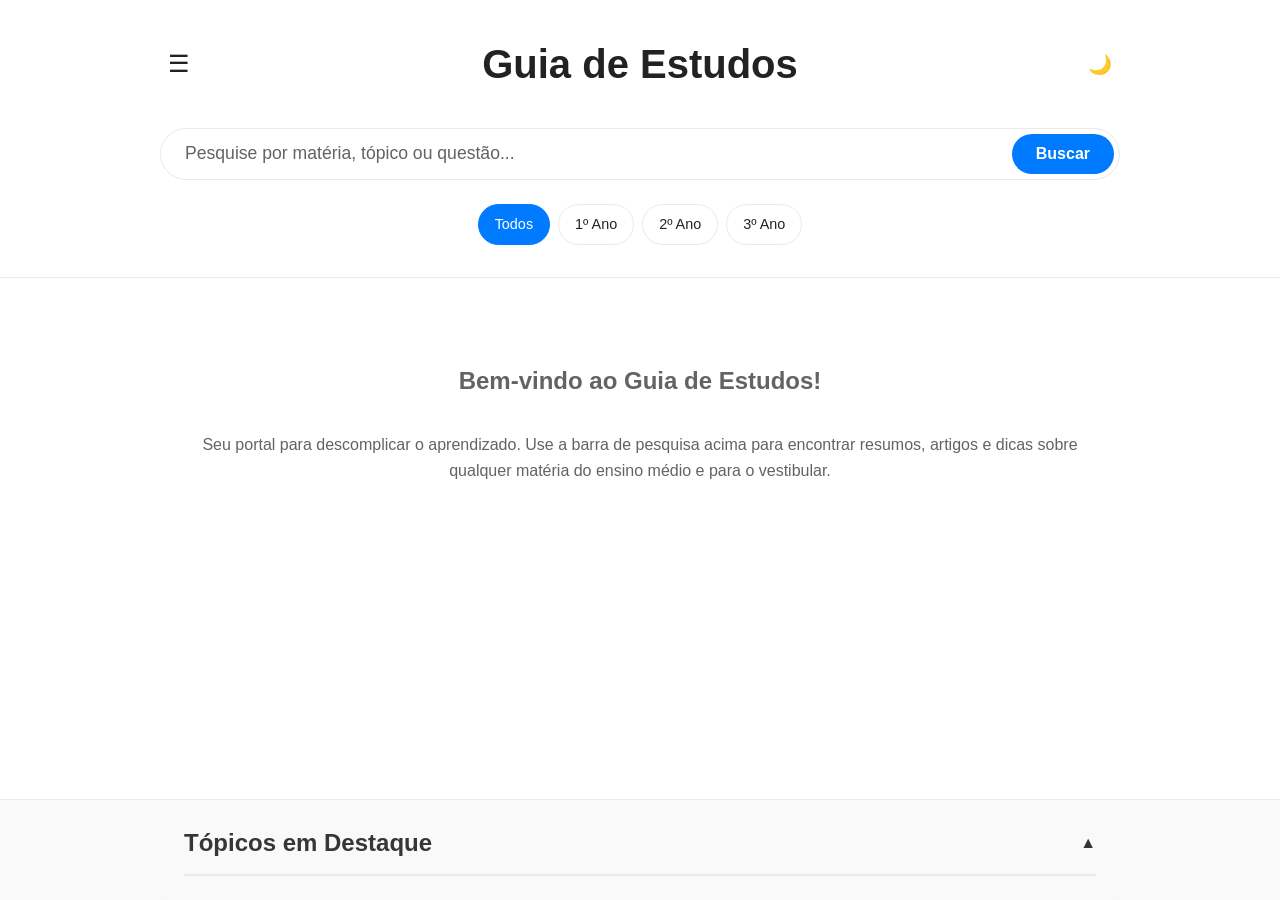
<file: index.html>
<!DOCTYPE html>
<html lang="pt-br">
<head>
    <meta charset="UTF-8">
    <meta name="viewport" content="width=device-width, initial-scale=1.0">
    <title>Guia de Estudos</title> 
    <link rel="stylesheet" href="projectAlura.css">
</head>
<body class="sidebar-closed">
    <aside id="sidebar">
        <!-- Nova seção para navegar por matéria -->
        <div id="subject-browser"></div>
    </aside>

    <div id="page-wrapper">
        <header class="site-header">
            <div class="container">
                <div class="header-top">
                    <button id="sidebar-toggle" title="Navegar por Matérias">☰</button>
                    <h1>Guia de Estudos</h1>
                    <button id="theme-toggle" title="Alterar tema">🌙</button>
                </div>
                <form class="search-form">
                    <input type="search" id="search-input" placeholder="Pesquise por matéria, tópico ou questão...">
                    <button type="submit">Buscar</button>
                </form>
                <div class="year-filter">
                    <input type="radio" id="filter-all" name="ano-filtro" value="todos" checked>
                    <label for="filter-all">Todos</label>

                    <input type="radio" id="filter-1" name="ano-filtro" value="1">
                    <label for="filter-1">1º Ano</label>

                    <input type="radio" id="filter-2" name="ano-filtro" value="2">
                    <label for="filter-2">2º Ano</label>

                    <input type="radio" id="filter-3" name="ano-filtro" value="3">
                    <label for="filter-3">3º Ano</label>
                </div>
            </div>
        </header>

        <main class="container">
            <!-- A seção de matérias foi removida. Os resultados da busca aparecerão aqui. -->
            <!-- Esta área agora é totalmente controlada pelo JavaScript -->
            <div id="search-results"></div>
        </main>

        <footer class="site-footer">
            <!-- Container para os Tópicos em Destaque -->
            <div id="featured-topics-container" class="container"></div>
        </footer>
    </div>

    <script src="projectAlura.js"></script>
</body>
</html>
</file>
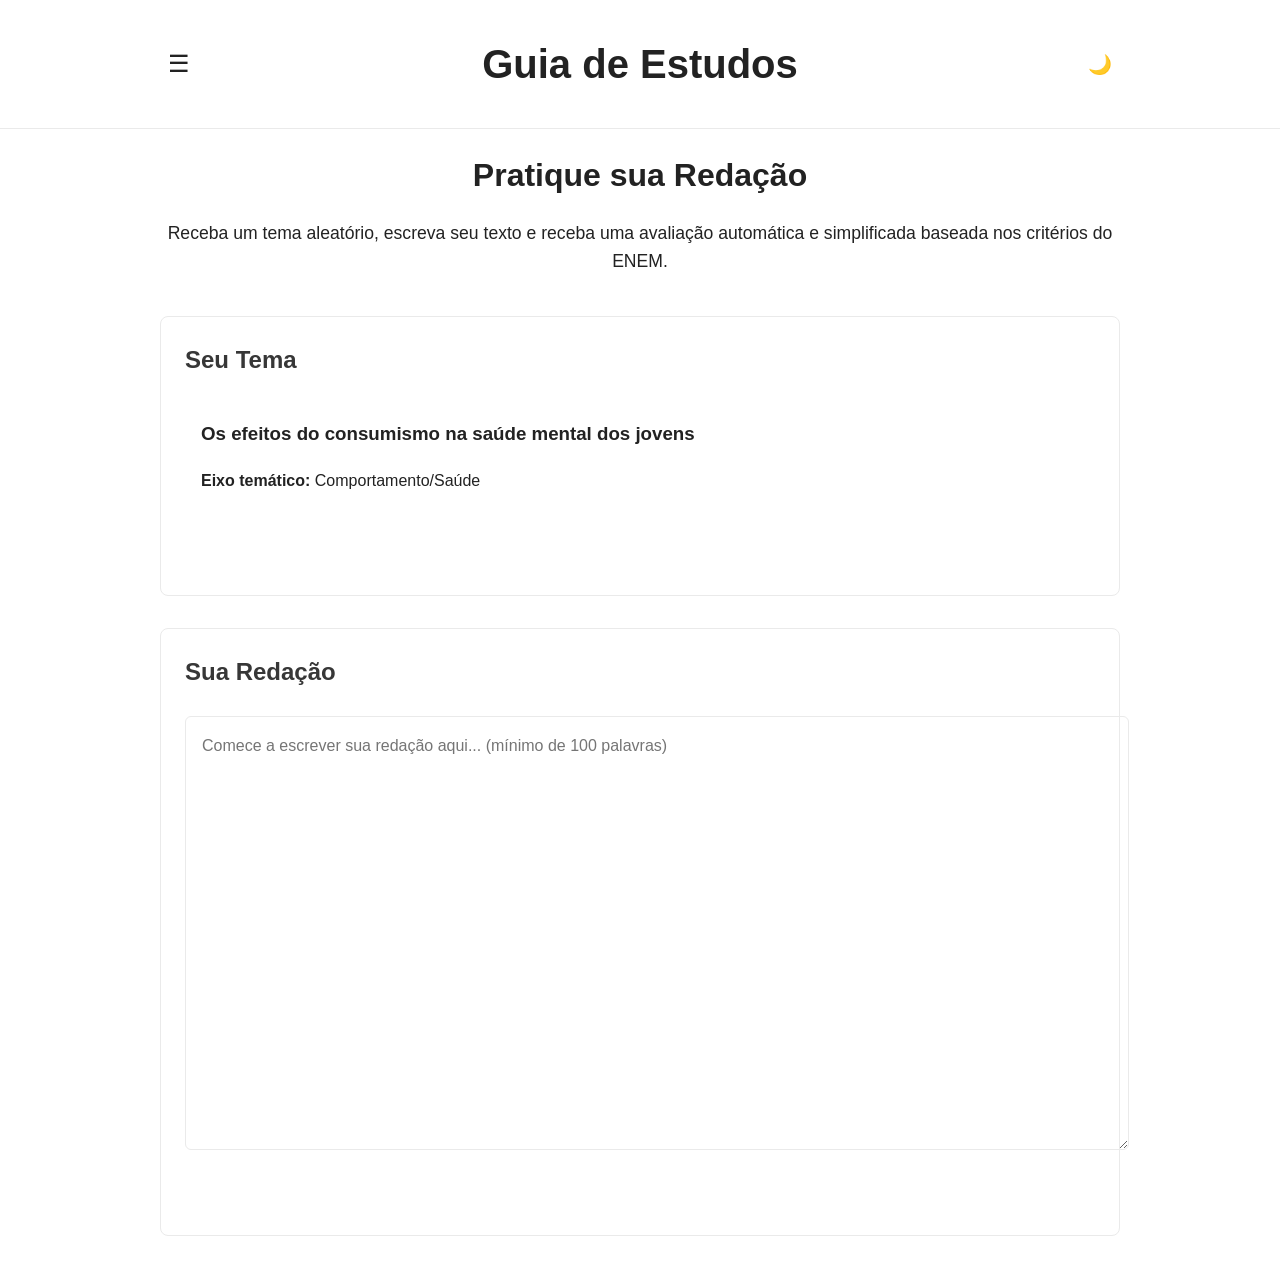
<file: teste-redacao.html>
<!DOCTYPE html>
<html lang="pt-br">
<head>
    <meta charset="UTF-8">
    <meta name="viewport" content="width=device-width, initial-scale=1.0">
    <title>Teste de Redação - Guia de Estudos</title>
    <link rel="stylesheet" href="projectAlura.css">
    <link rel="stylesheet" href="redacao-style.css">
</head>
<body class="sidebar-closed">
    <aside id="sidebar">
        <!-- O menu lateral será preenchido pelo projectAlura.js -->
        <div id="subject-browser"></div>
    </aside>

    <div id="page-wrapper">
        <header class="site-header">
            <div class="container">
                <div class="header-top">
                    <button id="sidebar-toggle" title="Navegar por Matérias">☰</button>
                    <h1>Guia de Estudos</h1>
                    <button id="theme-toggle" title="Alterar tema">🌙</button>
                </div>
            </div>
        </header>

        <main class="redacao-container container">
            <h1>Pratique sua Redação</h1>
            <p>Receba um tema aleatório, escreva seu texto e receba uma avaliação automática e simplificada baseada nos critérios do ENEM.</p>
            
            <section id="tema-section" class="redacao-section">
                <h2>Seu Tema</h2>
                <div id="tema-sorteado">
                    <p>Clique no botão abaixo para sortear um tema.</p>
                </div>
                <button id="sortear-tema-btn">Sortear Novo Tema</button>
            </section>
    
            <section id="editor-section" class="redacao-section">
                <h2>Sua Redação</h2>
                <textarea id="texto-redacao" placeholder="Comece a escrever sua redação aqui... (mínimo de 100 palavras)"></textarea>
                <button id="avaliar-redacao-btn">Avaliar Redação</button>
            </section>
    
            <section id="resultado-section" class="redacao-section" style="display: none;">
                <h2>Resultado da Avaliação</h2>
                <div id="resultado-feedback"></div>
            </section>
        </main>
    </div>

    <script src="projectAlura.js"></script>
</body>
</html>
</file>
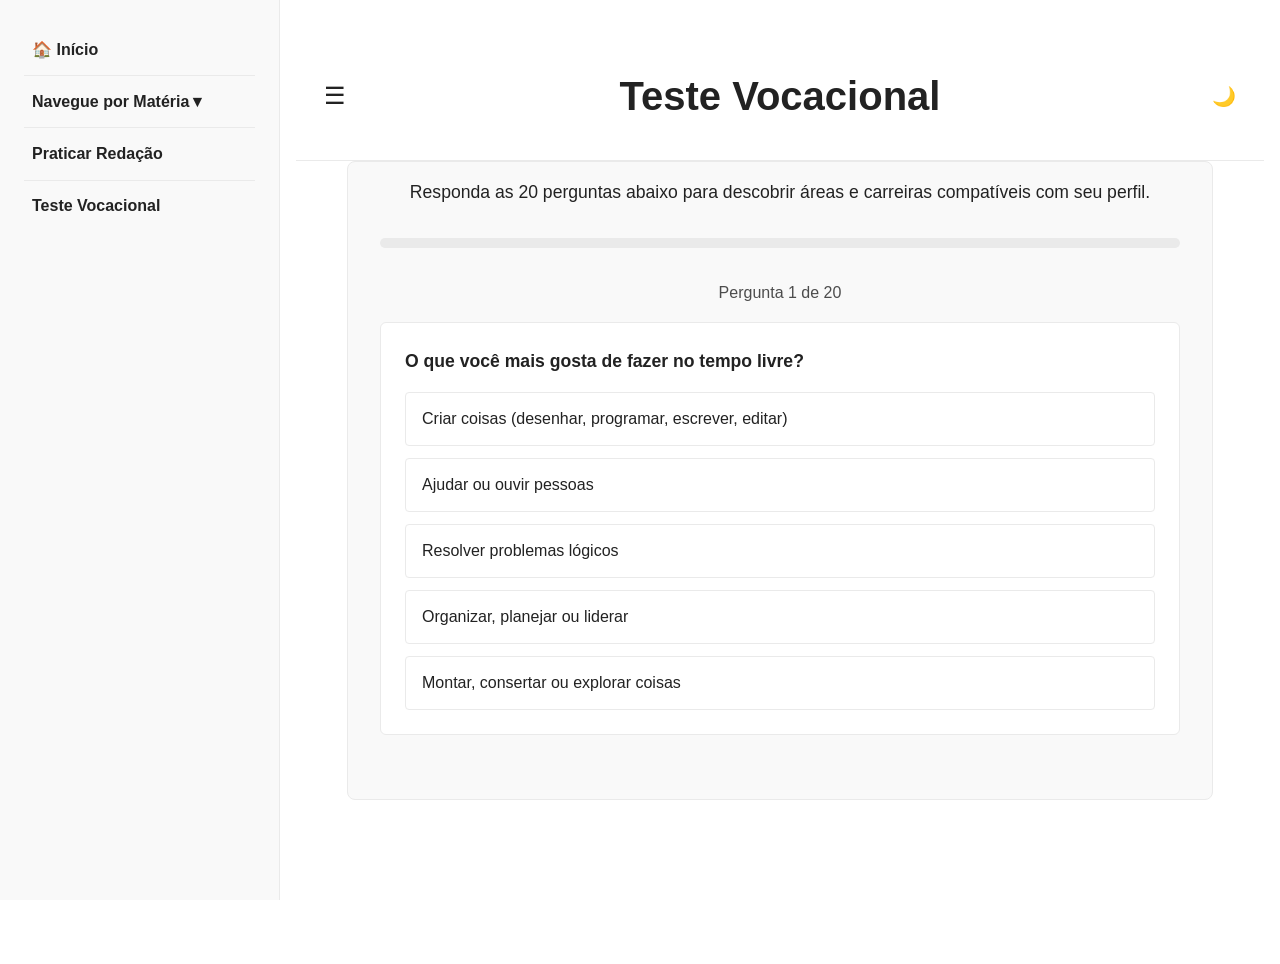
<file: teste-vocacional.html>
<!DOCTYPE html>
<html lang="pt-br">
<head>
    <meta charset="UTF-8">
    <meta name="viewport" content="width=device-width, initial-scale=1.0">
    <title>Teste Vocacional - Guia de Estudos</title>
    <link rel="stylesheet" href="projectAlura.css"> <!-- Reutiliza o CSS principal -->
    <link rel="stylesheet" href="teste-vocacional.css"> <!-- CSS específico para o teste -->
</head>
<body class="dark-mode"> <!-- Começa no modo escuro por padrão -->

    <aside id="sidebar">
        <!-- O menu lateral será preenchido pelo projectAlura.js -->
        <div id="subject-browser"></div>
    </aside>

    <div id="page-wrapper">
        <header class="site-header">
            <div class="container">
                <div class="header-top">
                    <button id="sidebar-toggle" title="Navegar por Matérias">☰</button>
                    <h1>Teste Vocacional</h1>
                    <button id="theme-toggle" title="Alterar tema">🌙</button>
                </div>
            </div>
        </header>

        <div class="test-container container">
            <p style="text-align: center; margin-top: -1rem; margin-bottom: 2rem; font-size: 1.1rem; color: var(--text-secondary);">Responda as 20 perguntas abaixo para descobrir áreas e carreiras compatíveis com seu perfil.</p>
            <!-- O formulário foi removido. A lógica agora é controlada pelo JS. -->
            <div id="question-area">
                <!-- As perguntas serão injetadas aqui uma por vez -->
            </div>
    
            <div id="result-container" class="hidden"></div>
        </div>
    </div>

    <script src="projectAlura.js"></script>
    <script src="teste-vocacional.js"></script>
</body>
</html>
</file>
<file: projectAlura.css>
/* c:/Users/Parnoff/VSprojects/style.css */

/* 
  Define as variáveis de cor para os dois temas.
  :root contém as cores do modo claro.
  .dark-mode contém as cores do modo escuro.
*/
:root {
    --bg-color: #fff;
    --text-color: #222;
    --card-bg-color: #f9f9f9;
    --header-bg-color: var(--bg-color); /* Cabeçalho com a mesma cor do fundo */
    --header-text-color: var(--text-color); /* Texto do cabeçalho escuro */
    --accent-color: #007bff;
    --accent-color-hover: #0056b3;
    --border-color: #eaeaea;
    --shadow-color: rgba(0, 0, 0, 0.05); /* Sombra muito mais sutil */
}

.dark-mode {
    --bg-color: #121212;
    --text-color: #e0e6f1; /* Branco levemente azulado */
    --card-bg-color: #1e1e1e;
    --header-bg-color: #1a1a1a;
    --header-text-color: #e0e6f1;
    --accent-color: #3b82f6;
    --accent-color-hover: #60a5fa;
    --border-color: #333;
    --shadow-color: rgba(0, 0, 0, 0.3);
}

body {
    font-family: -apple-system, BlinkMacSystemFont, "Segoe UI", Roboto, Helvetica, Arial, sans-serif;
    line-height: 1.6;
    margin: 0;
    background-color: var(--bg-color);
    overflow-x: hidden; /* Previne a rolagem horizontal, mas permite a vertical */
    color: var(--text-color);
    transition: background-color 0.3s, color 0.3s;
}

/* --- Estilos do Sidebar e Page Wrapper --- */
#sidebar {
    position: fixed;
    top: 0;
    left: 0;
    height: 100%;
    width: 280px;
    background-color: var(--card-bg-color);
    border-right: 1px solid var(--border-color);
    transform: translateX(-100%);
    transition: transform 0.3s ease-in-out;
    z-index: 1000;
    /* Correção Definitiva para Rolagem Vertical */
    display: flex; /* Usa flexbox para controlar o conteúdo interno */
    flex-direction: column;
    padding: 0; /* Remove o padding do container de rolagem */

    box-sizing: border-box;
}

body:not(.sidebar-closed) #sidebar {
    transform: translateX(0);
}

#page-wrapper {
    width: 100%;
    transition: margin-left 0.3s ease-in-out;
    /* Garante que o rodapé fique no fim da tela */
    display: flex;
    flex-direction: column;
    min-height: 100vh;
    overflow: hidden; /* Previne qualquer barra de rolagem no wrapper */
}
.container {
    max-width: 960px;
    margin: 0 auto;
    padding: 0 20px;
}

.site-header {
    background-color: var(--header-bg-color);
    color: var(--header-text-color);
    padding: 2rem 0;
    text-align: center;
    border-bottom: 1px solid var(--border-color); /* Mantém a linha de separação */
    transition: background-color 0.3s;
}

.header-top {
    display: flex;
    justify-content: center;
    align-items: center;
    position: relative;
}

/* Empurra o conteúdo quando o sidebar está aberto em telas maiores */
@media (min-width: 768px) {
    body:not(.sidebar-closed) #page-wrapper {
        margin-left: 280px;
    }
}

#sidebar-toggle {
    background: none;
    border: none;
    color: var(--text-color);
    font-size: 1.5rem;
    cursor: pointer;
    padding: 0.5rem;
    position: absolute;
    left: 0;
    top: 50%;
    transform: translateY(-50%);
}

.site-header h1 {
    margin: 0;
    font-size: 2.5rem;
}

#theme-toggle {
    position: absolute;
    right: 0;
    background: none;
    border: none; /* Remove a borda do botão */
    color: var(--text-color);
    border-radius: 50%;
    width: 40px;
    height: 40px;
    font-size: 1.2rem;
    cursor: pointer;
    display: flex;
    justify-content: center;
    align-items: center;
    transition: background-color 0.3s, border-color 0.3s;
}

#theme-toggle:hover {
    background-color: rgba(255, 255, 255, 0.1);
}

/* Novo estilo da barra de pesquisa */
.search-form {
    margin-top: 2rem;
    position: relative;
}

.search-form input[type="search"] {
    width: 100%;
    padding: 0.9rem 4rem 0.9rem 1.5rem; /* Espaço para o botão */
    border: 1px solid var(--border-color);
    border-radius: 50px; /* Bordas arredondadas */
    font-size: 1.1rem;
    background-color: transparent; /* Fundo transparente */
    color: var(--text-color); 
    box-sizing: border-box;
    transition: background-color 0.3s, border-color 0.3s;
}

.search-form input[type="search"]::placeholder {
    color: var(--text-color);
    opacity: 0.7;
}

.search-form button {
    position: absolute;
    right: 6px;
    top: 6px;
    bottom: 6px;
    padding: 0 1.5rem;
    border: none;
    background-color: var(--accent-color);
    color: white;
    border-radius: 50px;
    cursor: pointer;
    font-size: 1rem;
    font-weight: bold;
    transition: background-color 0.3s;
}

.search-form button:hover {
    background-color: var(--accent-color-hover);
}

/* --- Estilos para o Filtro de Ano --- */
.year-filter {
    display: flex;
    justify-content: center;
    gap: 0.5rem;
    margin-top: 1.5rem;
}

.year-filter input[type="radio"] {
    /* Esconde o botão de rádio padrão */
    display: none;
}

.year-filter label, .year-filter-label {
    padding: 0.5rem 1rem;
    border: 1px solid var(--border-color);
    border-radius: 50px;
    cursor: pointer;
    font-size: 0.9rem;
    transition: background-color 0.3s, color 0.3s;
    user-select: none;
}

.year-filter input[type="radio"]:checked + label {
    background-color: var(--accent-color);
    color: white;
    border-color: var(--accent-color);
}

.year-filter label:hover, .year-filter-label:hover {
    background-color: var(--card-bg-color);
}

/* --- Estilos para o Navegador de Matérias --- */
#subject-browser {
    flex-grow: 1; /* Faz o conteúdo crescer para ocupar o espaço */
    overflow-y: auto; /* Adiciona rolagem vertical apenas neste elemento */
    min-height: 0; /* Essencial para o overflow funcionar em um container flex */
    padding: 1.5rem; /* Aplica o padding aqui */
}

.main-menu-header {
    font-size: 1.2rem;
    opacity: 0.9;
    padding-bottom: 1rem;
    border-bottom: 1px solid var(--border-color);
}

.subject-list, .topic-list {
    list-style: none;
    padding: 0;
    margin: 0;
}

.subject-list a, .topic-list a {
    display: block;
    padding: 0.8rem 0.5rem;
    border-bottom: 1px solid var(--border-color);
    font-weight: normal;
    transition: background-color 0.2s;
}

.subject-list a:hover, .topic-list a:hover {
    background-color: rgba(0,0,0,0.05);
    text-decoration: none;
}

.dark-mode .subject-list a:hover, .dark-mode .topic-list a:hover {
    background-color: rgba(255,255,255,0.05);
}

.back-button {
    cursor: pointer;
    font-weight: bold;
    padding: 1rem 0.5rem;
    border-bottom: 1px solid var(--border-color);
    display: flex;
    align-items: center;
}

.back-icon {
    font-size: 1.5rem;
    margin-right: 0.5rem;
}

.selected-subject-header {
    padding: 1rem 0.5rem;
    font-size: 1.1rem;
    font-weight: bold;
    background-color: rgba(0,0,0,0.03);
}

.sidebar-menu .subject-list .menu-item {
    border-bottom: 1px solid var(--border-color);
}

.sidebar-menu .menu-item:last-child {
    border-bottom: none;
}

.sidebar-menu .menu-header {
    padding: 0.8rem 0.5rem;
    cursor: pointer;
    user-select: none;
    font-weight: bold;
    display: flex;
    justify-content: space-between;
    align-items: center;
    transition: background-color 0.2s;
}

/* Permite que o nome da matéria quebre a linha se for muito longo */
.sidebar-menu .menu-header span:first-child {
    flex: 1; /* Ocupa o espaço disponível, forçando a quebra de linha */
    margin-right: 0.5rem;
}

.sidebar-menu .menu-header:hover {
    background-color: rgba(0,0,0,0.05);
}
.sidebar-menu .menu-item {
    border-bottom: 1px solid var(--border-color);
}
.sidebar-menu .submenu {
    max-height: 0;
    overflow: hidden;
    transition: max-height 0.3s ease-out;
    background-color: rgba(0,0,0,0.03);
}

.dark-mode .sidebar-menu .submenu {
    background-color: rgba(0,0,0,0.2);
}

/* Estilo para o link do Teste Vocacional */
.vocational-test-link {
    display: flex;
    align-items: center;
    padding: 0.8rem 0.5rem;
    font-weight: bold;
    color: var(--text-color);
    transition: background-color 0.2s;
}

.vocational-test-link:hover {
    background-color: rgba(0,0,0,0.05);
    text-decoration: none; /* Remove sublinhado no hover */
}

/* Estilos para o modo de foco no menu */
.sidebar-menu .submenu.focused > .menu-item:not(.focused-item) {
    display: none;
}


.sidebar-menu .submenu ul {
    list-style: none;
    padding: 0;
    margin: 0;
}

.sidebar-menu .submenu a {
    display: block;
    padding: 0.7rem 0.5rem 0.7rem 1.5rem; /* Indentação para sub-itens */
    font-weight: normal;
}
main {
    padding: 2rem 0;
    /* Faz o conteúdo principal crescer e empurrar o rodapé para baixo */
    flex-grow: 1;
    /* Adiciona espaço na parte inferior para não ser coberto pelo rodapé fixo */
    padding-bottom: 100px; 
}

section {
    background: var(--card-bg-color);
    margin-bottom: 2rem;
    padding: 1.5rem;
    border-radius: 8px;
    border: 1px solid var(--border-color); /* Troca a sombra por uma borda sutil */
    transition: background-color 0.3s;
}

h2 {
    color: var(--text-color);
    opacity: 0.9;
    border-bottom: 2px solid var(--border-color);
    padding-bottom: 0.75rem; /* Mais espaço abaixo do título */
    transition: border-color 0.3s;
}

.category-list, .article-list {
    list-style: none;
    padding: 0;
}

.category-list li, .article-list li {
    padding: 0.5rem 0;
    border-bottom: 1px solid var(--border-color); /* Mantém a borda entre os itens */
    transition: border-color 0.3s; 
}

.category-list li:last-child, .article-list li:last-child {
    border-bottom: none;
}

a {
    text-decoration: none;
    color: var(--accent-color);
    font-weight: bold;
    transition: color 0.3s;
}

/* Remove a margem padrão do H2 dentro do rodapé para compactá-lo */
.site-footer h2 {
    margin: 0;
}

a:hover {
    color: var(--accent-color-hover);
    text-decoration: underline;
}

.site-footer {
    position: fixed;
    bottom: 0;
    left: 0;
    width: 100%;
    z-index: 900;
    background-color: var(--card-bg-color);
    color: var(--text-color);
    border-top: 1px solid var(--border-color);
    transition: background-color 0.3s, border-color 0.3s;
}

/* Ajusta a seção de destaques dentro do rodapé */
#featured-topics-container .collapsible {
    border: none;
    margin: 0;
}

/* --- Estilo para a mensagem introdutória --- */
.intro-message {
    text-align: center;
    padding: 4rem 1rem;
    color: var(--text-color);
    opacity: 0.7;
}

.intro-message h2 {
    border-bottom: none; /* Remove a borda padrão dos H2 */
    opacity: 1; /* Garante que o título da introdução seja mais forte que o parágrafo */
}

/* --- Estilos para o Acordeão/Collapsible --- */
.collapsible-header {
    cursor: pointer;
    display: flex;
    justify-content: space-between;
    align-items: center;
    /* Impede que o texto seja selecionado ao clicar */
    user-select: none; 
}

.collapsible-icon {
    transition: transform 0.3s ease-in-out;
    font-size: 1rem;
}

.collapsible-content {
    max-height: 0;
    overflow: hidden;
    transition: max-height 0.4s ease-out;
}

/* Quando a seção estiver ativa, a seta gira e o conteúdo aparece */
.collapsible.active .collapsible-icon {
    transform: rotate(180deg);
}

/* Rotação do ícone para o menu lateral */
.menu-item.active > .menu-header .collapsible-icon {
    transform: rotate(180deg);
}

/* --- Estilos para o Conteúdo do Artigo --- */
.article-content h3 {
    font-size: 1.5rem;
    color: var(--text-color);
    opacity: 0.85;
    margin-top: 2.5rem;
    margin-bottom: 1rem;
    border-bottom: 1px solid var(--border-color);
    padding-bottom: 0.5rem;
}

.article-content p,
.article-content li {
    font-size: 1.1rem;
    line-height: 1.7;
}

.article-content ul,
.article-content ol {
    padding-left: 2rem;
}

.article-content li {
    margin-bottom: 0.75rem;
}
</file>
<file: redacao-style.css>
/* Estilos para a página de redação */
.redacao-container {
    /* max-width e margin auto são herdados da classe .container */
    padding: 0 1rem;
    color: var(--text-color);
}

.redacao-container h1 {
    text-align: center;
    color: var(--primary-color);
    margin-bottom: 0.5rem;
}

.redacao-container > p {
    text-align: center;
    margin-bottom: 2.5rem;
    font-size: 1.1rem;
    color: var(--text-secondary);
}

.redacao-section {
    background-color: var(--background-secondary);
    border: 1px solid var(--border-color);
    border-radius: 8px;
    padding: 1.5rem;
    margin-bottom: 2rem;
}

.redacao-section h2 {
    margin-top: 0;
    border-bottom: 2px solid var(--primary-color);
    padding-bottom: 0.5rem;
    margin-bottom: 1rem;
}

/* Seção do Tema */
#tema-sorteado {
    background-color: var(--background-color);
    padding: 1rem;
    border-radius: 6px;
    margin-bottom: 1rem;
    border-left: 4px solid var(--primary-color);
}

#tema-sorteado h3 {
    margin-top: 0;
}

#tema-sorteado p {
    margin-bottom: 0.5rem;
}

#sortear-tema-btn, #avaliar-redacao-btn {
    background-color: var(--primary-color);
    color: white;
    border: none;
    padding: 10px 20px;
    border-radius: 5px;
    cursor: pointer;
    font-size: 1rem;
    transition: background-color 0.3s;
}

#sortear-tema-btn:hover, #avaliar-redacao-btn:hover {
    background-color: var(--primary-color-dark);
}

/* Editor de Redação */
#texto-redacao {
    width: 100%;
    min-height: 400px;
    padding: 1rem;
    border-radius: 6px;
    border: 1px solid var(--border-color);
    background-color: var(--background-color);
    color: var(--text-color);
    font-family: inherit;
    font-size: 1rem;
    line-height: 1.6;
    resize: vertical;
    margin-bottom: 1rem;
}

/* Seção de Resultados */
#resultado-feedback ul {
    list-style-type: none;
    padding: 0;
}

#resultado-feedback li {
    background-color: var(--background-color);
    padding: 1rem;
    margin-bottom: 0.5rem;
    border-radius: 4px;
    border-left: 4px solid var(--accent-color);
}

.nota-final {
    font-size: 1.5rem;
    font-weight: bold;
    text-align: center;
    margin-top: 1.5rem;
    color: var(--primary-color);
}
</file>
<file: teste-vocacional.css>
/* Estilos para a página do teste vocacional */
body {
    display: flex;
    justify-content: center;
    align-items: flex-start;
    padding: 2rem 1rem;
    min-height: 100vh;
}

.test-container {
    max-width: 800px;
    width: 100%;
    background-color: var(--card-bg-color);
    padding: 2rem;
    border-radius: 8px;
    border: 1px solid var(--border-color);
}

.test-header {
    text-align: center;
    margin-bottom: 2rem;
    border-bottom: 1px solid var(--border-color);
    padding-bottom: 1.5rem;
}

.progress-bar-container {
    width: 100%;
    background-color: var(--border-color);
    border-radius: 20px;
    margin-bottom: 2rem;
}

.progress-bar {
    width: 0%; /* Começa em 0 */
    height: 10px;
    background-color: var(--accent-color);
    border-radius: 20px;
    transition: width 0.4s ease-in-out;
}

.question-counter {
    text-align: center;
    margin-bottom: 1rem;
    opacity: 0.8;
}

.test-header h1 {
    margin-top: 0;
}

.question-block {
    margin-bottom: 2rem;
    padding: 1.5rem;
    border: 1px solid var(--border-color);
    border-radius: 6px;
    background-color: var(--bg-color);
}

.question-block p {
    font-weight: bold;
    font-size: 1.1rem;
    margin-top: 0;
}

.options-group {
    display: flex;
    flex-direction: column;
    gap: 0.8rem;
}

.option-item {
    display: block;
    padding: 0.8rem 1rem;
    border: 1px solid var(--border-color);
    border-radius: 4px;
    cursor: pointer;
    transition: background-color 0.2s, border-color 0.2s;
}
.option-item:hover {
    border-color: var(--accent-color);
    background-color: var(--accent-color);
    color: white;
}
.option-item input[type="radio"] {
    margin-right: 0.8rem;
}

#calculate-result-btn {
    width: 100%;
    padding: 1rem;
    font-size: 1.2rem;
    font-weight: bold;
    background-color: var(--accent-color);
    color: white;
    border: none;
    border-radius: 6px;
    cursor: pointer;
    transition: background-color 0.3s;
}

#calculate-result-btn:hover {
    background-color: var(--accent-color-hover);
}

.back-link {
    display: block;
    text-align: center;
    margin-top: 2rem;
}

/* Estilos para o resultado */
#result-container {
    text-align: center;
    padding: 2rem;
    border: 2px solid var(--accent-color);
    border-radius: 8px;
    margin-bottom: 2rem;
}

#result-container h2 {
    border-bottom: none;
    color: var(--accent-color);
}

#result-container ul {
    list-style: none;
    padding: 0;
    display: flex;
    flex-wrap: wrap;
    justify-content: center;
    gap: 0.5rem;
}

#result-container li {
    background-color: var(--bg-color);
    padding: 0.5rem 1rem;
    border-radius: 20px;
    border: 1px solid var(--border-color);
    margin: 0;
}

.hidden {
    display: none;
}
</file>
